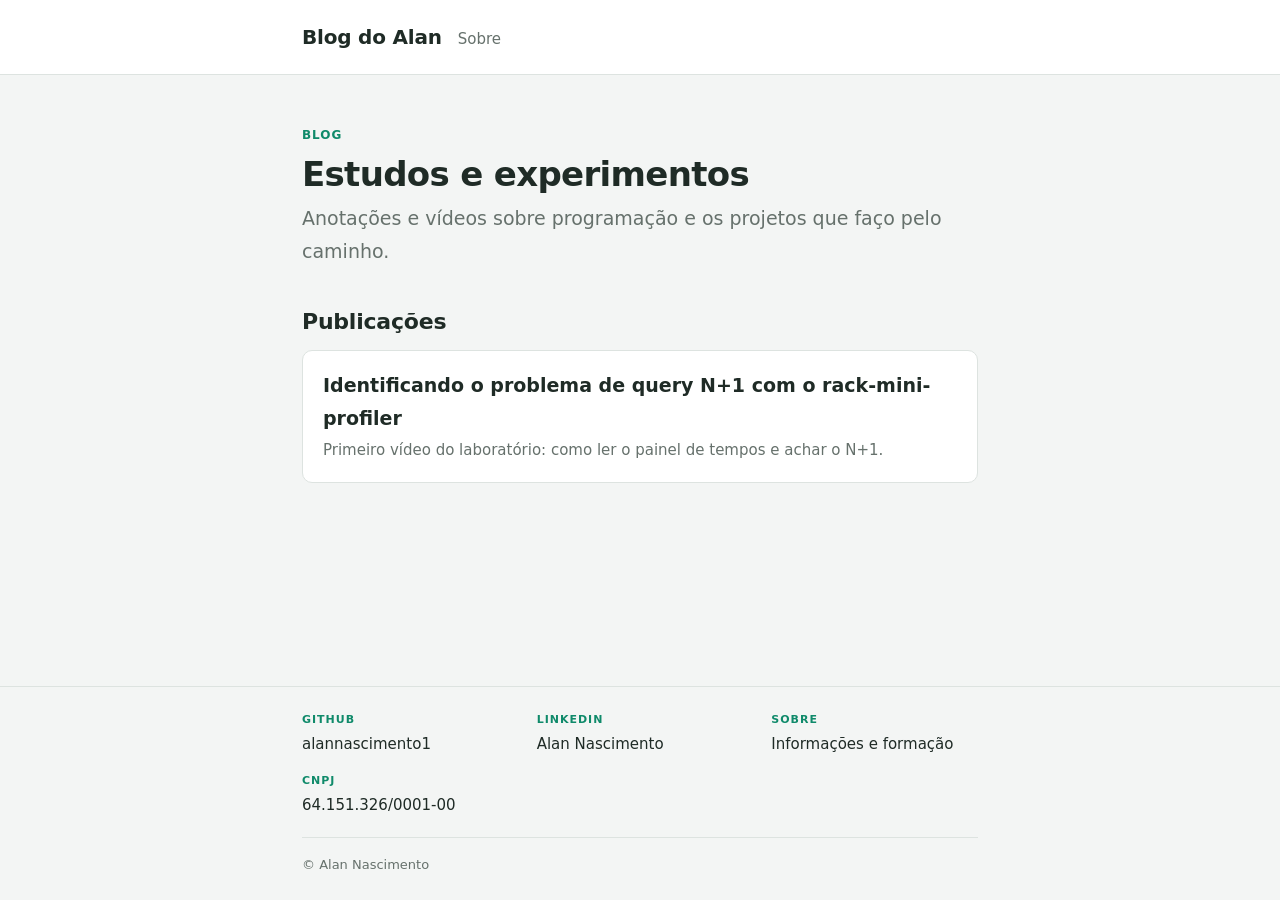
<file: index.html>
<!doctype html>
<html lang="pt-BR">
<head>
<meta charset="utf-8">
<meta name="viewport" content="width=device-width, initial-scale=1">
<title>Blog do Alan</title>
<meta name="description" content="Estudos e notas sobre Ruby, Rails e performance.">
<link rel="stylesheet" href="style.css">
</head>
<body>
<header class="site"><div class="wrap">
  <a class="brand" href="index.html">Blog do Alan</a>
  <nav><a href="sobre.html">Sobre</a></nav>
</div></header>

<main><div class="wrap">
  <p class="tag">Blog</p>
  <h1>Estudos e experimentos</h1>
  <p class="lede">Anotações e vídeos sobre programação e os projetos que faço pelo caminho.</p>

  <h2>Publicações</h2>
  <ul class="posts">
    <li><a href="posts/rack-mini-profiler-n1.html">
      <h3>Identificando o problema de query N+1 com o rack-mini-profiler</h3>
      <p>Primeiro vídeo do laboratório: como ler o painel de tempos e achar o N+1.</p>
    </a></li>
  </ul>
</div></main>

<footer class="site"><div class="wrap">
  <div class="foot-grid">
    <div class="fi"><span class="k">GitHub</span><span class="v"><a href="https://github.com/alannascimento1" target="_blank" rel="noopener">alannascimento1</a></span></div>
    <div class="fi"><span class="k">LinkedIn</span><span class="v"><a href="https://www.linkedin.com/in/alan-n-b1413512b/" target="_blank" rel="noopener">Alan Nascimento</a></span></div>
    <div class="fi"><span class="k">Sobre</span><span class="v"><a href="sobre.html">Informações e formação</a></span></div>
    <div class="fi"><span class="k">CNPJ</span><span class="v">64.151.326/0001-00</span></div>
  </div>
  <div class="copy">&copy; Alan Nascimento</div>
</div></footer>
</body>
</html>
</file>
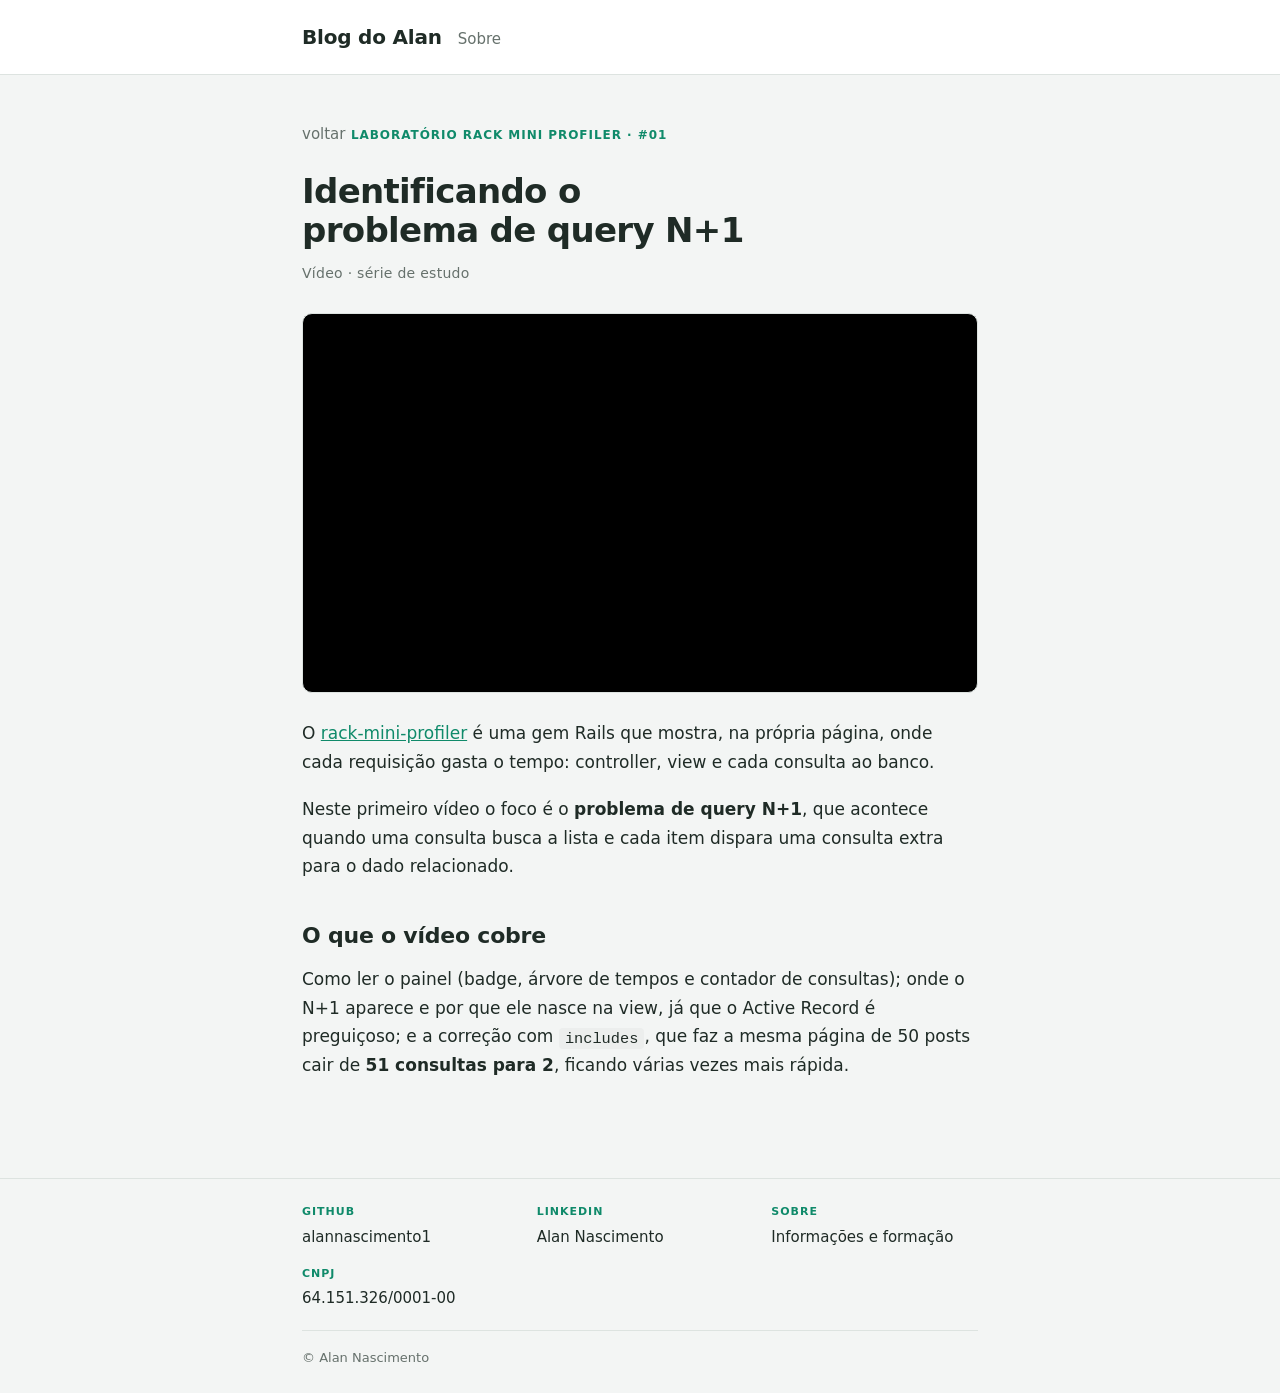
<file: rack-mini-profiler-n1.html>
<!doctype html>
<html lang="pt-BR">
<head>
<meta charset="utf-8">
<meta name="viewport" content="width=device-width, initial-scale=1">
<title>Identificando o N+1 com o rack-mini-profiler</title>
<meta name="description" content="Primeiro vídeo do laboratório: como ler o painel do rack-mini-profiler e identificar o problema de query N+1 em uma aplicação Rails.">
<link rel="stylesheet" href="../style.css">
</head>
<body>
<header class="site"><div class="wrap">
  <a class="brand" href="../index.html">Blog do Alan</a>
  <nav><a href="../sobre.html">Sobre</a></nav>
</div></header>

<main><div class="wrap">
  <a class="back" href="../index.html">voltar</a>
  <p class="tag">Laboratório Rack Mini Profiler · #01</p>
  <h1>Identificando o problema de query N+1</h1>
  <time>Vídeo · série de estudo</time>

  <div class="embed">
    <iframe src="https://www.youtube.com/embed/AlrCOwHxMjQ"
      title="Rack Mini Profiler: identificando query N+1"
      loading="lazy"
      allow="accelerometer; autoplay; clipboard-write; encrypted-media; gyroscope; picture-in-picture; web-share"
      referrerpolicy="strict-origin-when-cross-origin" allowfullscreen></iframe>
  </div>

  <p>O <a href="https://github.com/MiniProfiler/rack-mini-profiler" target="_blank" rel="noopener">rack-mini-profiler</a>
  é uma gem Rails que mostra, na própria página, onde cada requisição gasta o tempo: controller, view e cada
  consulta ao banco.</p>

  <p>Neste primeiro vídeo o foco é o <strong>problema de query N+1</strong>, que acontece quando uma consulta busca a lista
  e cada item dispara uma consulta extra para o dado relacionado.</p>

  <h2>O que o vídeo cobre</h2>
  <p>Como ler o painel (badge, árvore de tempos e contador de consultas); onde o N+1 aparece e por que ele nasce
  na view, já que o Active Record é preguiçoso; e a correção com <code>includes</code>, que faz a mesma
  página de 50 posts cair de <strong>51 consultas para 2</strong>, ficando várias vezes mais rápida.</p>
</div></main>

<footer class="site"><div class="wrap">
  <div class="foot-grid">
    <div class="fi"><span class="k">GitHub</span><span class="v"><a href="https://github.com/alannascimento1" target="_blank" rel="noopener">alannascimento1</a></span></div>
    <div class="fi"><span class="k">LinkedIn</span><span class="v"><a href="https://www.linkedin.com/in/alan-n-b1413512b/" target="_blank" rel="noopener">Alan Nascimento</a></span></div>
    <div class="fi"><span class="k">Sobre</span><span class="v"><a href="../sobre.html">Informações e formação</a></span></div>
    <div class="fi"><span class="k">CNPJ</span><span class="v">64.151.326/0001-00</span></div>
  </div>
  <div class="copy">&copy; Alan Nascimento</div>
</div></footer>
</body>
</html>
</file>
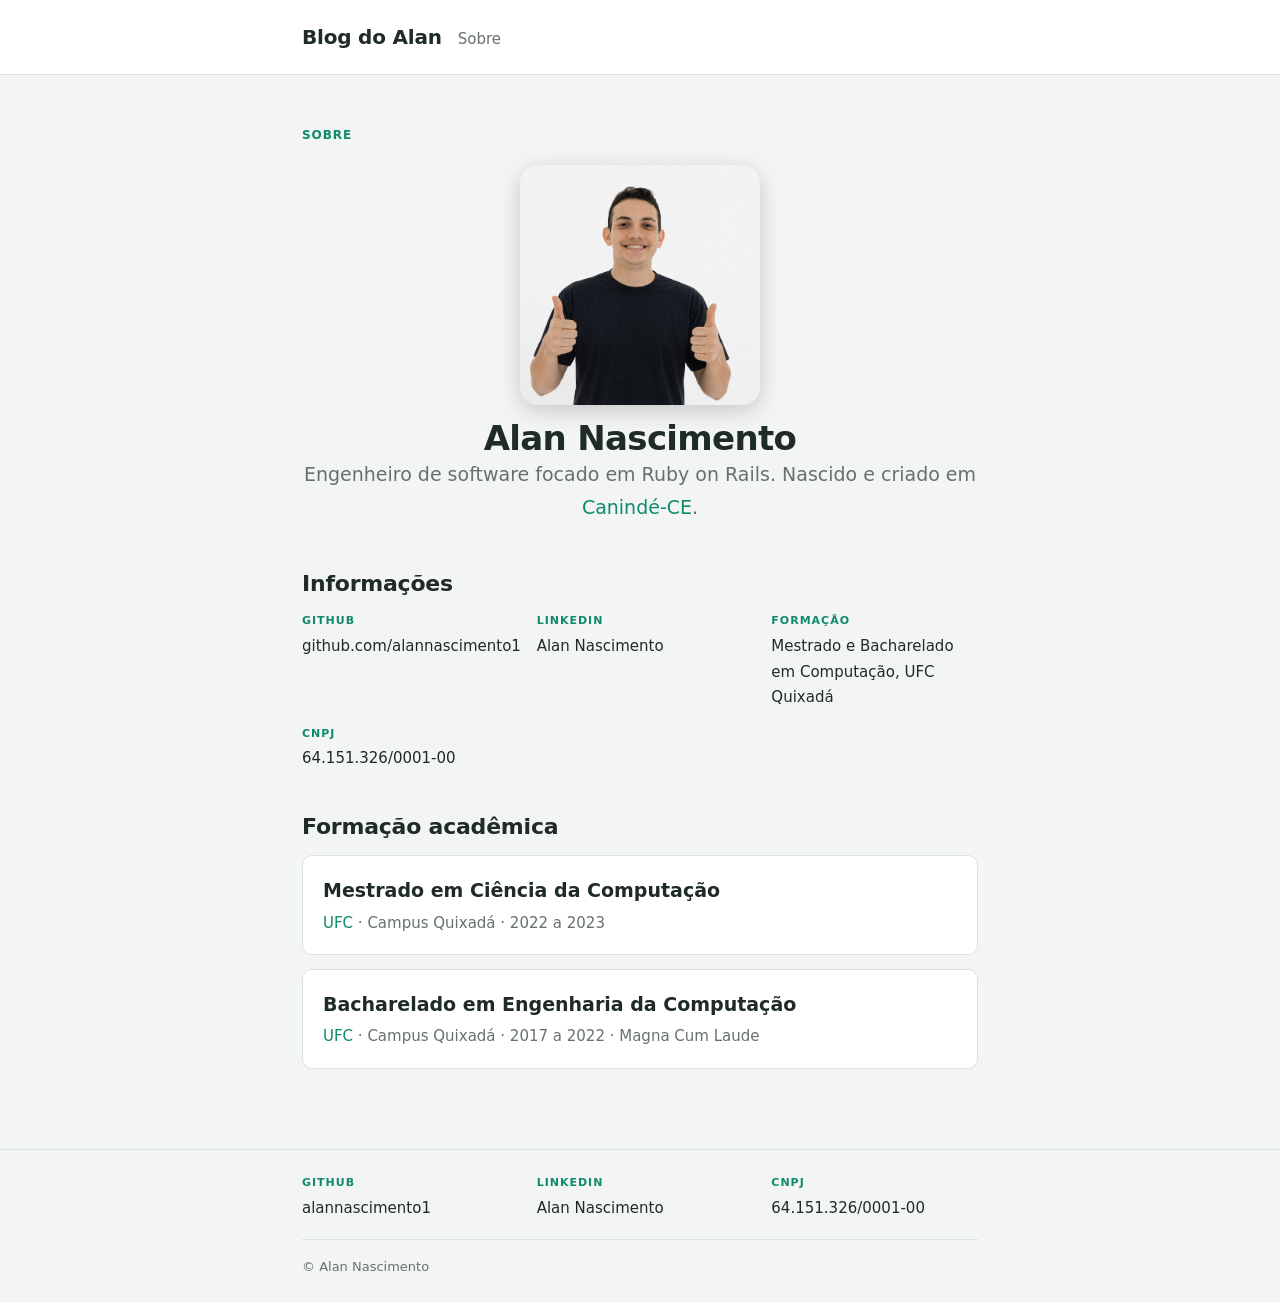
<file: sobre.html>
<!doctype html>
<html lang="pt-BR">
<head>
<meta charset="utf-8">
<meta name="viewport" content="width=device-width, initial-scale=1">
<title>Sobre</title>
<meta name="description" content="Informações sobre Alan Nascimento: contato, GitHub, LinkedIn e formação.">
<link rel="stylesheet" href="style.css">
</head>
<body>
<header class="site"><div class="wrap">
  <a class="brand" href="index.html">Blog do Alan</a>
  <nav><a href="sobre.html">Sobre</a></nav>
</div></header>

<main><div class="wrap">
  <p class="tag">Sobre</p>
  <div class="about-head">
    <img src="img/alan.png" alt="Foto de Alan Nascimento" width="132" height="132">
    <div class="who">
      <h1>Alan Nascimento</h1>
      <p class="lede">Engenheiro de software focado em Ruby on Rails. Nascido e criado em <a href="https://pt.wikipedia.org/wiki/Canind%C3%A9_(Cear%C3%A1)" target="_blank" rel="noopener" style="white-space:nowrap">Canindé-CE</a>.</p>
    </div>
  </div>

  <h2>Informações</h2>
  <div class="foot-grid" style="margin:8px 0 8px">
    <div class="fi"><span class="k">GitHub</span><span class="v"><a href="https://github.com/alannascimento1" target="_blank" rel="noopener">github.com/alannascimento1</a></span></div>
    <div class="fi"><span class="k">LinkedIn</span><span class="v"><a href="https://www.linkedin.com/in/alan-n-b1413512b/" target="_blank" rel="noopener">Alan Nascimento</a></span></div>
    <div class="fi"><span class="k">Formação</span><span class="v">Mestrado e Bacharelado em Computação, <a href="https://www.quixada.ufc.br/" target="_blank" rel="noopener">UFC Quixadá</a></span></div>
    <div class="fi"><span class="k">CNPJ</span><span class="v">64.151.326/0001-00</span></div>
  </div>

  <h2>Formação acadêmica</h2>
  <ul class="posts">
    <li><div class="item">
      <h3>Mestrado em Ciência da Computação</h3>
      <p><a href="https://www.quixada.ufc.br/" target="_blank" rel="noopener">UFC</a> · Campus Quixadá · 2022 a 2023</p>
    </div></li>
    <li><div class="item">
      <h3>Bacharelado em Engenharia da Computação</h3>
      <p><a href="https://www.quixada.ufc.br/" target="_blank" rel="noopener">UFC</a> · Campus Quixadá · 2017 a 2022 · Magna Cum Laude</p>
    </div></li>
  </ul>
</div></main>

<footer class="site"><div class="wrap">
  <div class="foot-grid">
    <div class="fi"><span class="k">GitHub</span><span class="v"><a href="https://github.com/alannascimento1" target="_blank" rel="noopener">alannascimento1</a></span></div>
    <div class="fi"><span class="k">LinkedIn</span><span class="v"><a href="https://www.linkedin.com/in/alan-n-b1413512b/" target="_blank" rel="noopener">Alan Nascimento</a></span></div>
    <div class="fi"><span class="k">CNPJ</span><span class="v">64.151.326/0001-00</span></div>
  </div>
  <div class="copy">&copy; Alan Nascimento</div>
</div></footer>
</body>
</html>
</file>
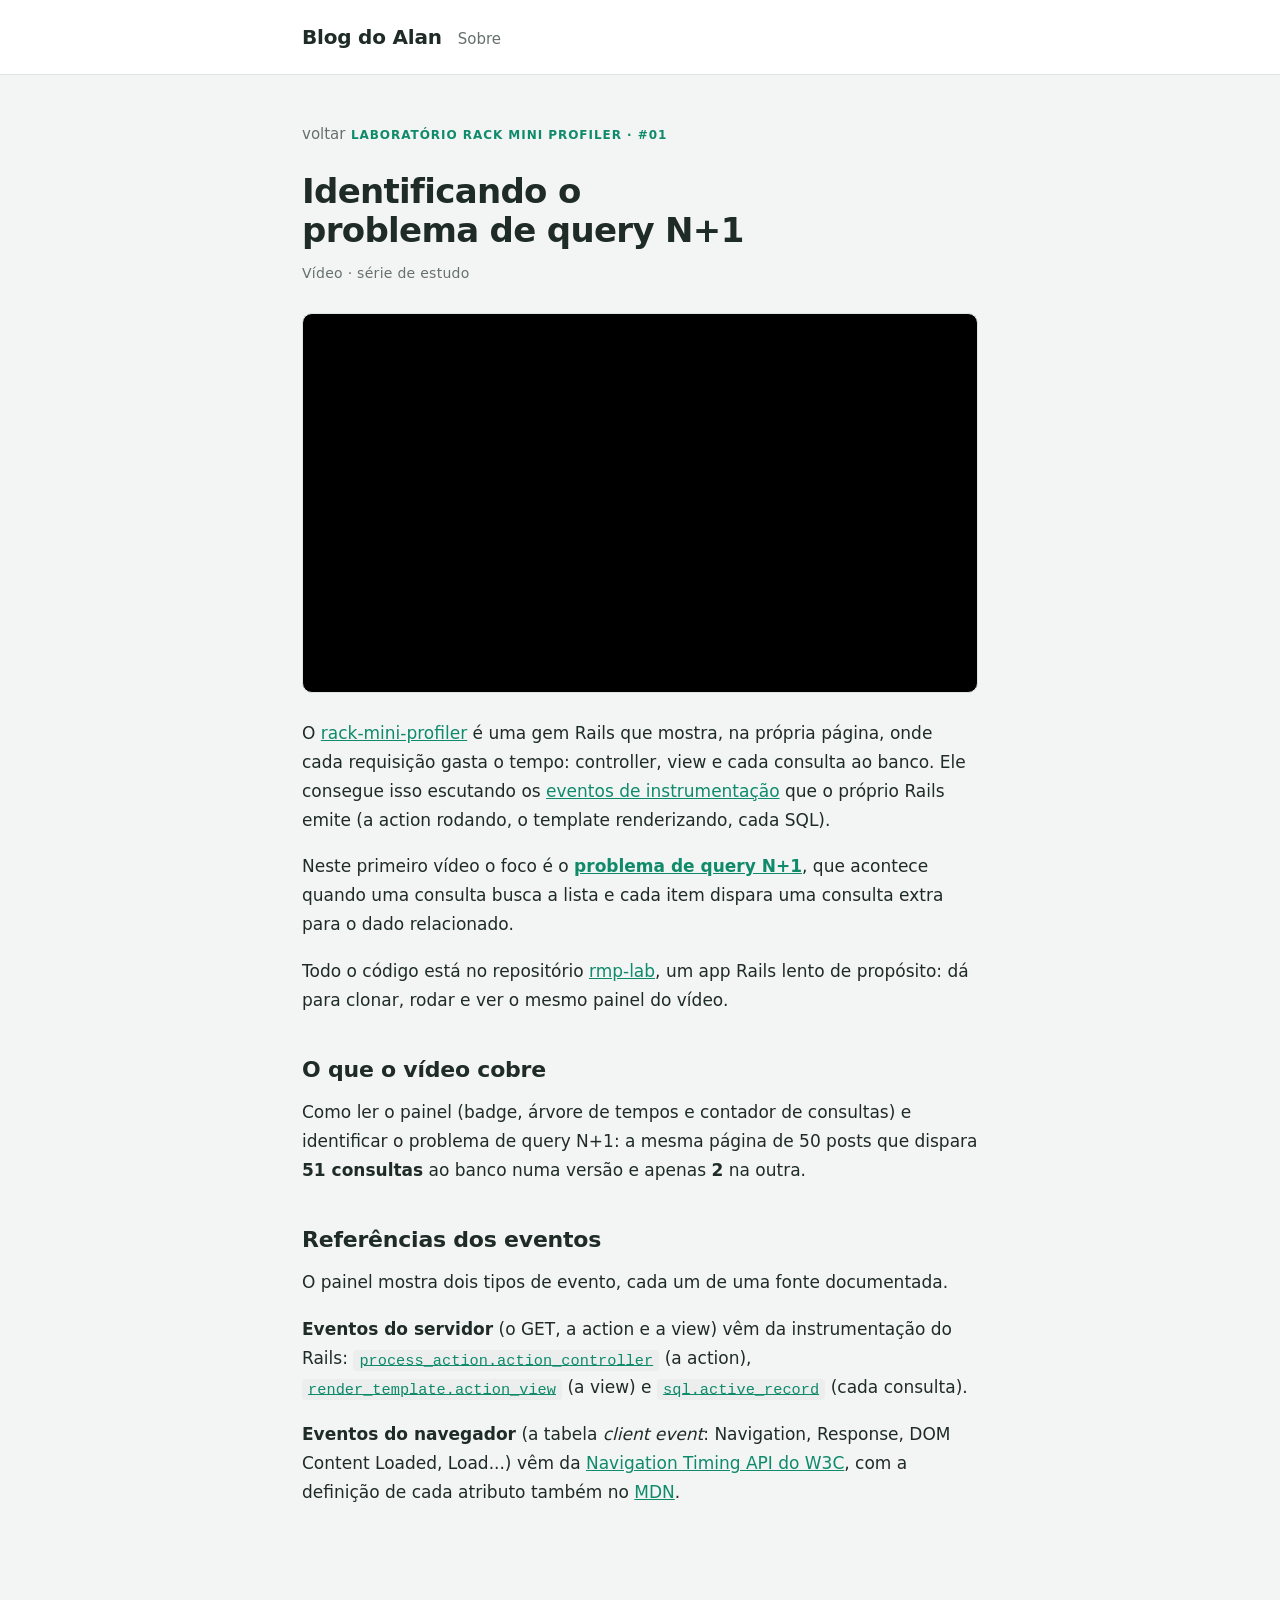
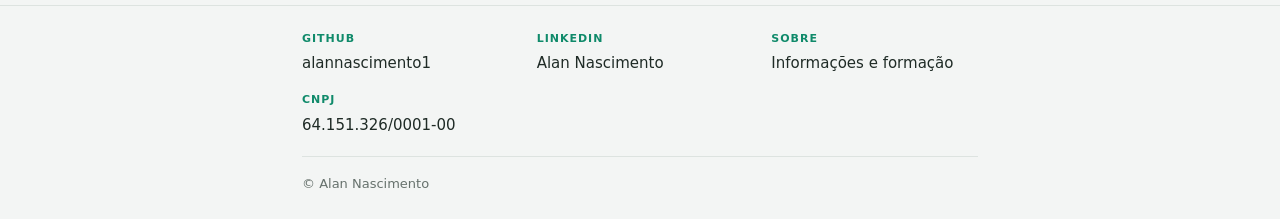
<file: posts/rack-mini-profiler-n1.html>
<!doctype html>
<html lang="pt-BR">
<head>
<meta charset="utf-8">
<meta name="viewport" content="width=device-width, initial-scale=1">
<title>Identificando o N+1 com o rack-mini-profiler</title>
<meta name="description" content="Primeiro vídeo do laboratório: como ler o painel do rack-mini-profiler e identificar o problema de query N+1 em uma aplicação Rails.">
<link rel="stylesheet" href="../style.css">
</head>
<body>
<header class="site"><div class="wrap">
  <a class="brand" href="../index.html">Blog do Alan</a>
  <nav><a href="../sobre.html">Sobre</a></nav>
</div></header>

<main><div class="wrap">
  <a class="back" href="../index.html">voltar</a>
  <p class="tag">Laboratório Rack Mini Profiler · #01</p>
  <h1>Identificando o problema de query N+1</h1>
  <time>Vídeo · série de estudo</time>

  <div class="embed">
    <iframe src="https://www.youtube.com/embed/AlrCOwHxMjQ"
      title="Rack Mini Profiler: identificando query N+1"
      loading="lazy"
      allow="accelerometer; autoplay; clipboard-write; encrypted-media; gyroscope; picture-in-picture; web-share"
      referrerpolicy="strict-origin-when-cross-origin" allowfullscreen></iframe>
  </div>

  <p>O <a href="https://github.com/MiniProfiler/rack-mini-profiler" target="_blank" rel="noopener">rack-mini-profiler</a>
  é uma gem Rails que mostra, na própria página, onde cada requisição gasta o tempo: controller, view e cada
  consulta ao banco. Ele consegue isso escutando os <a href="https://guides.rubyonrails.org/active_support_instrumentation.html" target="_blank" rel="noopener">eventos de instrumentação</a> que o próprio Rails emite (a action rodando, o template renderizando, cada SQL).</p>

  <p>Neste primeiro vídeo o foco é o <strong><a href="https://guides.rubyonrails.org/active_record_querying.html#eager-loading-associations" target="_blank" rel="noopener">problema de query N+1</a></strong>, que acontece quando uma consulta busca a lista
  e cada item dispara uma consulta extra para o dado relacionado.</p>

  <p>Todo o código está no repositório <a href="https://github.com/alannascimento1/rmp-lab" target="_blank" rel="noopener">rmp-lab</a>, um app Rails lento de propósito: dá para clonar, rodar e ver o mesmo painel do vídeo.</p>

  <h2>O que o vídeo cobre</h2>
  <p>Como ler o painel (badge, árvore de tempos e contador de consultas) e identificar o problema de query N+1: a mesma página de 50 posts que dispara <strong>51 consultas</strong> ao banco numa versão e apenas <strong>2</strong> na outra.</p>

  <h2>Referências dos eventos</h2>
  <p>O painel mostra dois tipos de evento, cada um de uma fonte documentada.</p>
  <p><strong>Eventos do servidor</strong> (o GET, a action e a view) vêm da instrumentação do Rails:
    <a href="https://guides.rubyonrails.org/active_support_instrumentation.html#process-action-action-controller" target="_blank" rel="noopener"><code>process_action.action_controller</code></a> (a action),
    <a href="https://guides.rubyonrails.org/active_support_instrumentation.html#render-template-action-view" target="_blank" rel="noopener"><code>render_template.action_view</code></a> (a view) e
    <a href="https://guides.rubyonrails.org/active_support_instrumentation.html#sql-active-record" target="_blank" rel="noopener"><code>sql.active_record</code></a> (cada consulta).</p>
  <p><strong>Eventos do navegador</strong> (a tabela <em>client event</em>: Navigation, Response, DOM Content Loaded, Load...) vêm da
    <a href="https://www.w3.org/TR/navigation-timing/#processing-model" target="_blank" rel="noopener">Navigation Timing API do W3C</a>,
    com a definição de cada atributo também no
    <a href="https://developer.mozilla.org/en-US/docs/Web/API/PerformanceTiming" target="_blank" rel="noopener">MDN</a>.</p>
</div></main>

<footer class="site"><div class="wrap">
  <div class="foot-grid">
    <div class="fi"><span class="k">GitHub</span><span class="v"><a href="https://github.com/alannascimento1" target="_blank" rel="noopener">alannascimento1</a></span></div>
    <div class="fi"><span class="k">LinkedIn</span><span class="v"><a href="https://www.linkedin.com/in/alan-n-b1413512b/" target="_blank" rel="noopener">Alan Nascimento</a></span></div>
    <div class="fi"><span class="k">Sobre</span><span class="v"><a href="../sobre.html">Informações e formação</a></span></div>
    <div class="fi"><span class="k">CNPJ</span><span class="v">64.151.326/0001-00</span></div>
  </div>
  <div class="copy">&copy; Alan Nascimento</div>
</div></footer>
</body>
</html>
</file>
<file: style.css>
:root {
  --paper:#f3f5f4; --surface:#fff; --ink:#1f2b26; --muted:#66716c; --line:#dde3e0;
  --accent:#0f8a6a; --bad:#c0392b; --code:#eceeed;
}
@media (prefers-color-scheme: dark){
  :root:not([data-theme="light"]){
    --paper:#0e1512; --surface:#141c19; --ink:#e6ebe8; --muted:#93a09a; --line:#26302c;
    --accent:#4cc79e; --bad:#ef7a70; --code:#1c2420;
  }
}
:root[data-theme="dark"]{
  --paper:#0e1512; --surface:#141c19; --ink:#e6ebe8; --muted:#93a09a; --line:#26302c;
  --accent:#4cc79e; --bad:#ef7a70; --code:#1c2420;
}
*{box-sizing:border-box}
body{margin:0;background:var(--paper);color:var(--ink);
  font:17px/1.7 -apple-system,system-ui,Segoe UI,Roboto,sans-serif;
  min-height:100vh;display:flex;flex-direction:column;}
a{color:var(--accent)}
.wrap{max-width:720px;margin:0 auto;padding:0 22px}
header.site{border-bottom:1px solid var(--line);background:var(--surface)}
header.site .wrap{display:flex;align-items:baseline;gap:16px;padding:20px 22px}
header.site .brand{font-weight:800;font-size:20px;color:var(--ink);text-decoration:none;letter-spacing:-.01em}
header.site nav a{color:var(--muted);text-decoration:none;font-size:15px}
main{padding:44px 0 80px;flex:1 0 auto}
h1{font-size:34px;line-height:1.15;letter-spacing:-.02em;margin:0 0 8px;text-wrap:balance}
h2{font-size:22px;margin:36px 0 10px;letter-spacing:-.01em}
.lede{color:var(--muted);font-size:19px;margin:0 0 6px}
.lede a{color:var(--accent);text-decoration:none}
.lede a:hover{text-decoration:underline}
time{color:var(--muted);font-size:14px;letter-spacing:.02em}
p{margin:0 0 18px}
a code{color:inherit;background:var(--code)}
code{background:var(--code);padding:.1em .4em;border-radius:4px;font-size:.9em;
  font-family:ui-monospace,"SFMono-Regular",Menlo,monospace}
.embed{position:relative;aspect-ratio:16/9;margin:26px 0;border-radius:10px;overflow:hidden;
  border:1px solid var(--line);background:#000}
.embed iframe{position:absolute;inset:0;width:100%;height:100%;border:0}
ul.posts{list-style:none;padding:0;margin:0;display:grid;gap:14px}
ul.posts li{background:var(--surface);border:1px solid var(--line);border-radius:10px}
ul.posts a{display:block;padding:18px 20px;text-decoration:none;color:inherit}
ul.posts a:hover{border-color:var(--accent)}
ul.posts .item{padding:18px 20px}
ul.posts .item a{display:inline;padding:0;color:var(--accent);text-decoration:none}
ul.posts .item a:hover{text-decoration:underline}
ul.posts h3{margin:0 0 4px;font-size:19px;color:var(--ink)}
ul.posts p{margin:0;color:var(--muted);font-size:15px}
.tag{display:inline-block;font-size:12px;text-transform:uppercase;letter-spacing:.08em;
  color:var(--accent);font-weight:700;margin-bottom:10px}
footer.site{border-top:1px solid var(--line);color:var(--muted);font-size:14px;flex-shrink:0}
footer.site .wrap{padding:24px 22px}
.back{display:inline-block;margin-bottom:24px;color:var(--muted);text-decoration:none;font-size:15px}
.back:hover{color:var(--accent)}

.foot-grid{display:grid;gap:14px 28px;grid-template-columns:repeat(auto-fit,minmax(200px,1fr))}
.fi{display:flex;flex-direction:column;gap:3px}
.fi .k{font-size:11px;text-transform:uppercase;letter-spacing:.09em;color:var(--accent);font-weight:700}
.fi .v{color:var(--ink);font-size:15px}
.fi a{color:var(--ink);text-decoration:none}
.fi a:hover{color:var(--accent);text-decoration:underline}
footer.site .copy{margin-top:18px;padding-top:16px;border-top:1px solid var(--line);font-size:13px}

.about-head{display:flex;flex-direction:column;align-items:center;text-align:center;gap:14px;margin:10px 0 4px}
.about-head img{width:240px;height:240px;border-radius:18px;object-fit:cover;
  background:var(--surface);box-shadow:0 6px 22px rgba(0,0,0,.18);flex:0 0 auto}
.about-head .who h1{margin:0}
</file>
